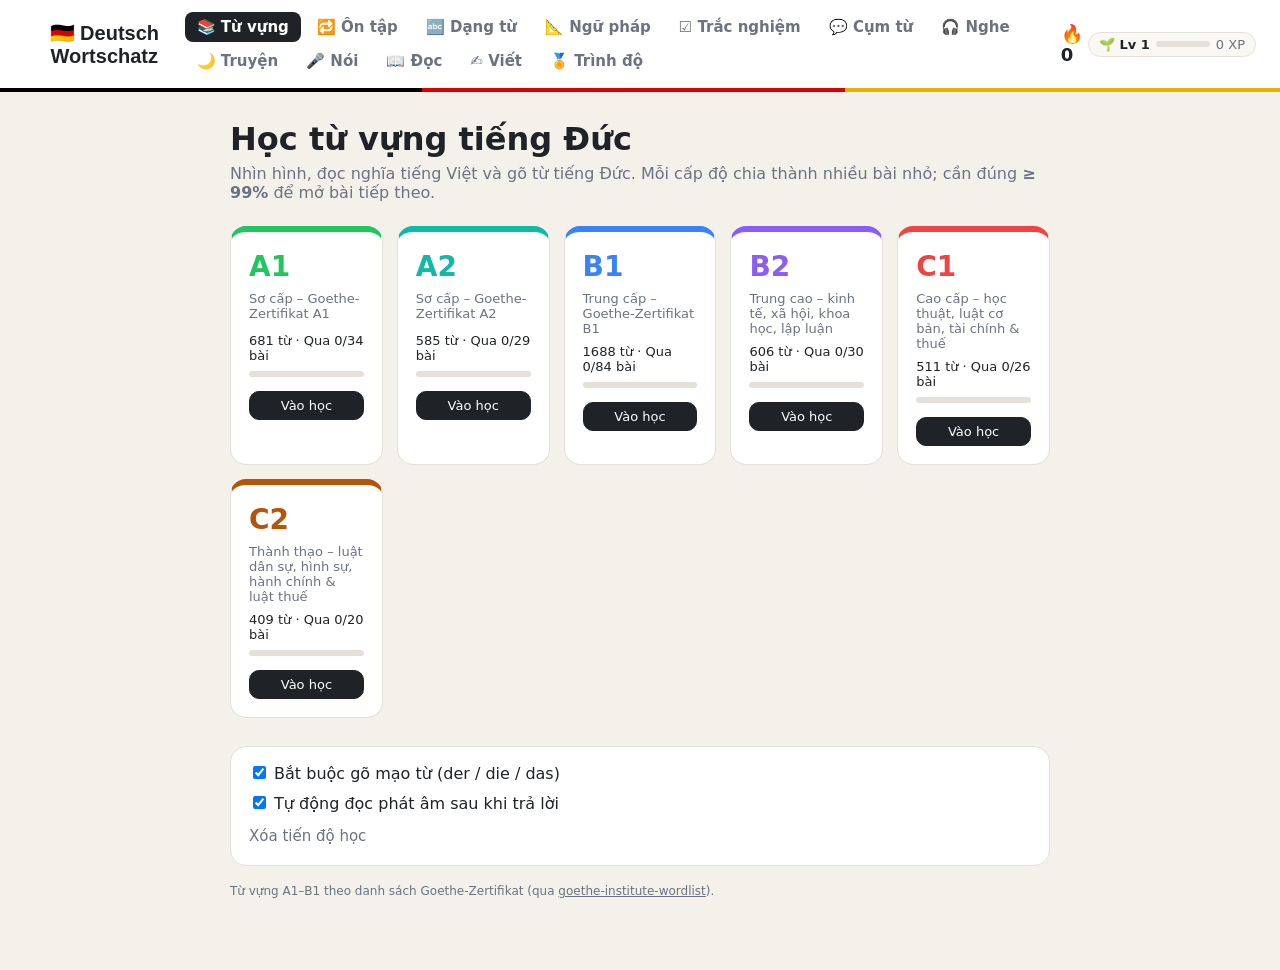
<file: index.html>
<!DOCTYPE html>
<html lang="vi">
<head>
  <link rel="manifest" href="manifest.webmanifest" />
  <meta name="theme-color" content="#1f2328" />
  <link rel="icon" href="icon.svg" />
  <meta charset="UTF-8" />
  <meta name="viewport" content="width=device-width, initial-scale=1.0" />
  <title>Deutsch Wortschatz – Học từ vựng tiếng Đức</title>
  <link rel="stylesheet" href="style.css" />
</head>
<body>
  <header class="topbar">
    <button class="brand" id="homeBtn">🇩🇪 Deutsch Wortschatz</button>
    <nav class="nav"></nav>
    <div class="streak" id="streak" title="Chuỗi trả lời đúng liên tiếp">🔥 0</div>
  </header>

  <!-- Chọn cấp độ -->
  <main id="homeScreen" class="screen">
    <h1>Học từ vựng tiếng Đức</h1>
    <p class="sub">Nhìn hình, đọc nghĩa tiếng Việt và gõ từ tiếng Đức. Mỗi cấp độ chia thành nhiều bài nhỏ; cần đúng <b>≥ 99%</b> để mở bài tiếp theo.</p>
    <div class="levels" id="levels"></div>

    <section class="settings">
      <label><input type="checkbox" id="optArticle" checked /> Bắt buộc gõ mạo từ (der / die / das)</label>
      <label><input type="checkbox" id="optSpeak" checked /> Tự động đọc phát âm sau khi trả lời</label>
      <button class="link danger" id="resetBtn">Xóa tiến độ học</button>
    </section>
    <p class="credit">Từ vựng A1–B1 theo danh sách Goethe-Zertifikat (qua <a href="https://github.com/ilkermeliksitki/goethe-institute-wordlist" target="_blank" rel="noopener">goethe-institute-wordlist</a>).</p>
  </main>

  <!-- Danh sách bài của một cấp độ -->
  <main id="levelScreen" class="screen hidden">
    <div class="practice-head">
      <button class="link" id="levelBackBtn">← Cấp độ</button>
      <span class="badge" id="levelTitle">A1</span>
      <span class="count" id="levelSummary"></span>
    </div>
    <div class="lessons" id="lessons"></div>
  </main>

  <!-- Luyện tập -->
  <main id="practiceScreen" class="screen hidden">
    <div class="practice-head">
      <button class="link" id="backBtn">← Danh sách bài</button>
      <span class="badge" id="lessonBadge">A1 · Bài 1</span>
      <div class="bar"><div class="bar-fill" id="sessionBar"></div></div>
      <span class="count" id="sessionCount">0/0</span>
      <span class="acc" id="sessionAcc" title="Tỉ lệ đúng ngay lần đầu">100%</span>
    </div>

    <div class="card" id="card">
      <div class="picture" id="picture">🍎</div>
      <div class="meaning" id="meaning">quả táo</div>
      <div class="pattern" id="pattern"></div>

      <form id="answerForm" autocomplete="off">
        <input id="answer" type="text" spellcheck="false" autocapitalize="off" placeholder="Gõ từ tiếng Đức…" />
      </form>

      <div class="umlauts">
        <button type="button" data-ch="ä">ä</button>
        <button type="button" data-ch="ö">ö</button>
        <button type="button" data-ch="ü">ü</button>
        <button type="button" data-ch="ß">ß</button>
        <button type="button" data-ch="Ä">Ä</button>
        <button type="button" data-ch="Ö">Ö</button>
        <button type="button" data-ch="Ü">Ü</button>
      </div>

      <div class="feedback" id="feedback"></div>

      <div class="actions">
        <button type="button" class="btn ghost" id="hintBtn">💡 Gợi ý</button>
        <button type="button" class="btn ghost" id="speakBtn">🔊 Nghe</button>
        <button type="button" class="btn ghost" id="skipBtn">⏭ Bỏ qua</button>
        <button type="button" class="btn primary" id="checkBtn">Kiểm tra ↵</button>
      </div>
    </div>
    <p class="tip">Enter để kiểm tra / sang từ tiếp. Gõ ae, oe, ue, ss thay cho ä, ö, ü, ß cũng được. Dùng gợi ý hoặc bỏ qua sẽ tính là sai.</p>
  </main>

  <!-- Kết quả bài -->
  <main id="doneScreen" class="screen hidden">
    <div class="card center">
      <div class="picture" id="doneIcon">🎉</div>
      <h2 id="doneTitle">Hoàn thành!</h2>
      <div class="score" id="doneScore">100%</div>
      <p id="doneText"></p>
      <div id="mistakes" class="mistakes"></div>
      <div class="actions">
        <button class="btn ghost" id="doneListBtn">← Danh sách bài</button>
        <button class="btn ghost" id="againBtn">Làm lại bài này</button>
        <button class="btn primary" id="nextLessonBtn">Bài tiếp theo →</button>
      </div>
    </div>
  </main>

  <!-- Xem từ của một bài -->
  <main id="listScreen" class="screen hidden">
    <div class="practice-head">
      <button class="link" id="listBackBtn">← Danh sách bài</button>
      <span class="badge" id="listBadge">A1 · Bài 1</span>
      <button class="btn primary small" id="listPracticeBtn">Luyện bài này</button>
    </div>
    <div class="word-grid" id="wordGrid"></div>
  </main>

  <script src="common.js"></script>
  <script src="data.js"></script>
  <script src="app.js"></script>
</body>
</html>
</file>
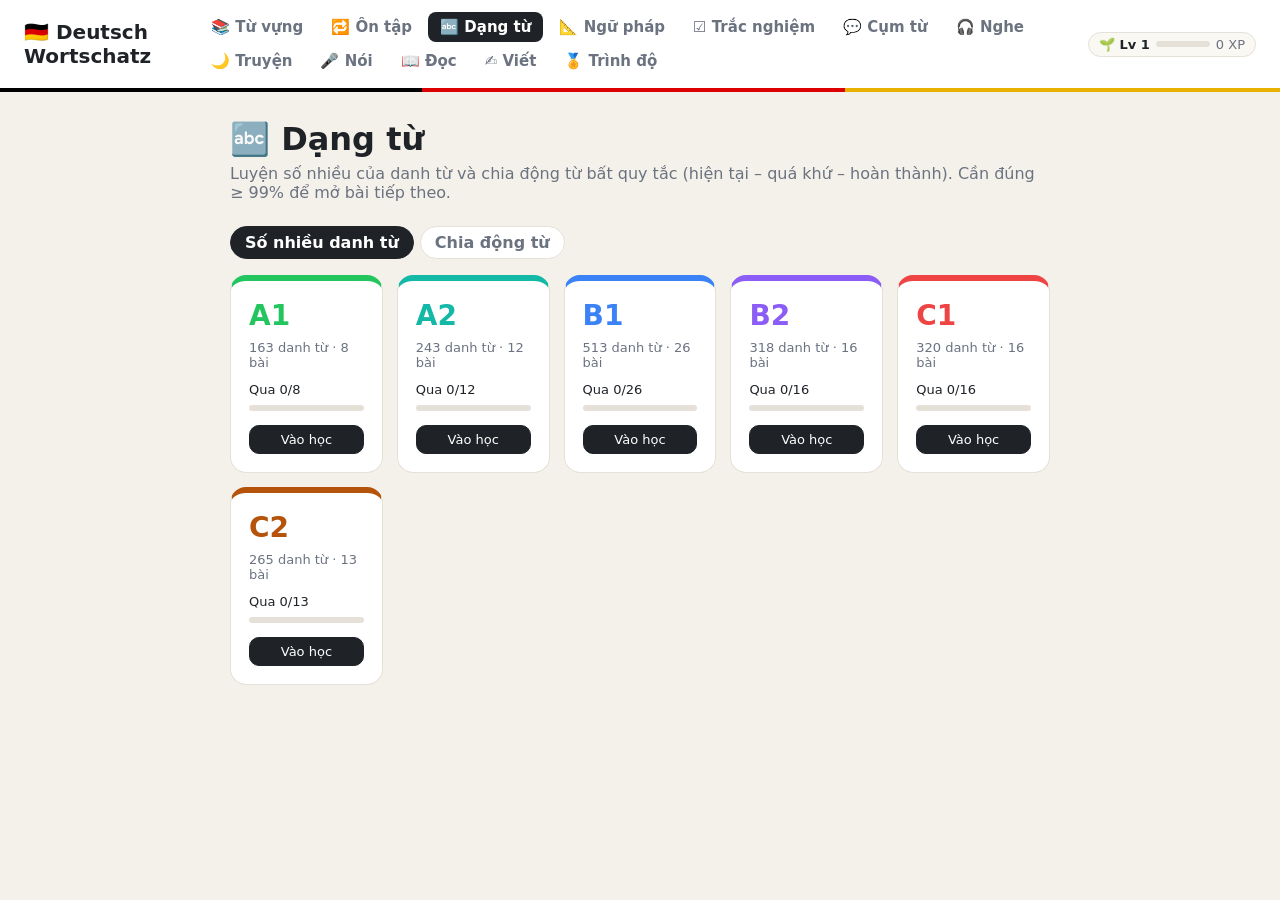
<file: forms.html>
<!DOCTYPE html>
<html lang="vi">
<head>
  <link rel="manifest" href="manifest.webmanifest" />
  <meta name="theme-color" content="#1f2328" />
  <link rel="icon" href="icon.svg" />
  <meta charset="UTF-8" />
  <meta name="viewport" content="width=device-width, initial-scale=1.0" />
  <title>Dạng từ – Học tiếng Đức</title>
  <link rel="stylesheet" href="style.css" />
</head>
<body>
  <header class="topbar">
    <a class="brand" href="index.html">🇩🇪 Deutsch Wortschatz</a>
    <nav class="nav"></nav>
  </header>

  <main id="homeScreen" class="screen">
    <h1>🔤 Dạng từ</h1>
    <p class="sub">Luyện số nhiều của danh từ và chia động từ bất quy tắc (hiện tại – quá khứ – hoàn thành). Cần đúng ≥ 99% để mở bài tiếp theo.</p>
    <div class="tabs">
      <button class="tab active" data-kind="plural">Số nhiều danh từ</button>
      <button class="tab" data-kind="verb">Chia động từ</button>
    </div>
    <div class="levels" id="levels"></div>
  </main>

  <main id="levelScreen" class="screen hidden">
    <div class="practice-head">
      <button class="link" id="levelBackBtn">← Cấp độ</button>
      <span class="badge" id="levelTitle">A1</span>
      <span class="count" id="levelSummary"></span>
    </div>
    <div class="lessons" id="lessons"></div>
  </main>

  <main id="practiceScreen" class="screen hidden">
    <div class="practice-head">
      <button class="link" id="backBtn">← Danh sách bài</button>
      <span class="badge" id="lessonBadge">A1</span>
      <div class="bar"><div class="bar-fill" id="sessionBar"></div></div>
      <span class="count" id="sessionCount">0/0</span>
      <span class="acc" id="sessionAcc">100%</span>
    </div>
    <div class="card" id="card">
      <div class="picture" id="picture"></div>
      <div class="gap-sentence" id="prompt"></div>
      <div class="meaning" id="meaning"></div>
      <div class="pattern" id="subline"></div>
      <form id="answerForm" autocomplete="off">
        <div id="fields"></div>
        <button type="submit" hidden></button>
      </form>
      <div class="umlauts">
        <button type="button" data-ch="ä">ä</button><button type="button" data-ch="ö">ö</button>
        <button type="button" data-ch="ü">ü</button><button type="button" data-ch="ß">ß</button>
        <button type="button" data-ch="Ä">Ä</button><button type="button" data-ch="Ö">Ö</button><button type="button" data-ch="Ü">Ü</button>
      </div>
      <div class="feedback" id="feedback"></div>
      <div class="actions">
        <button type="button" class="btn ghost" id="speakBtn">🔊 Nghe</button>
        <button type="button" class="btn ghost" id="skipBtn">⏭ Bỏ qua</button>
        <button type="button" class="btn primary" id="checkBtn">Kiểm tra ↵</button>
      </div>
    </div>
    <p class="tip">Enter để kiểm tra / sang câu tiếp. Gõ ae, oe, ue, ss thay cho ä, ö, ü, ß cũng được.</p>
  </main>

  <main id="doneScreen" class="screen hidden">
    <div class="card center">
      <div class="picture" id="doneIcon">🎉</div>
      <h2 id="doneTitle">Hoàn thành!</h2>
      <div class="score" id="doneScore">100%</div>
      <p id="doneText"></p>
      <div id="mistakes" class="mistakes"></div>
      <div class="actions">
        <button class="btn ghost" id="againBtn">Làm lại bài này</button>
        <button class="btn primary" id="nextLessonBtn">Bài tiếp theo →</button>
      </div>
    </div>
  </main>

  <script src="common.js"></script>
  <script src="data.js"></script>
  <script src="verbs-data.js"></script>
  <script src="quiz-units.js"></script>
  <script src="forms.js"></script>
</body>
</html>
</file>
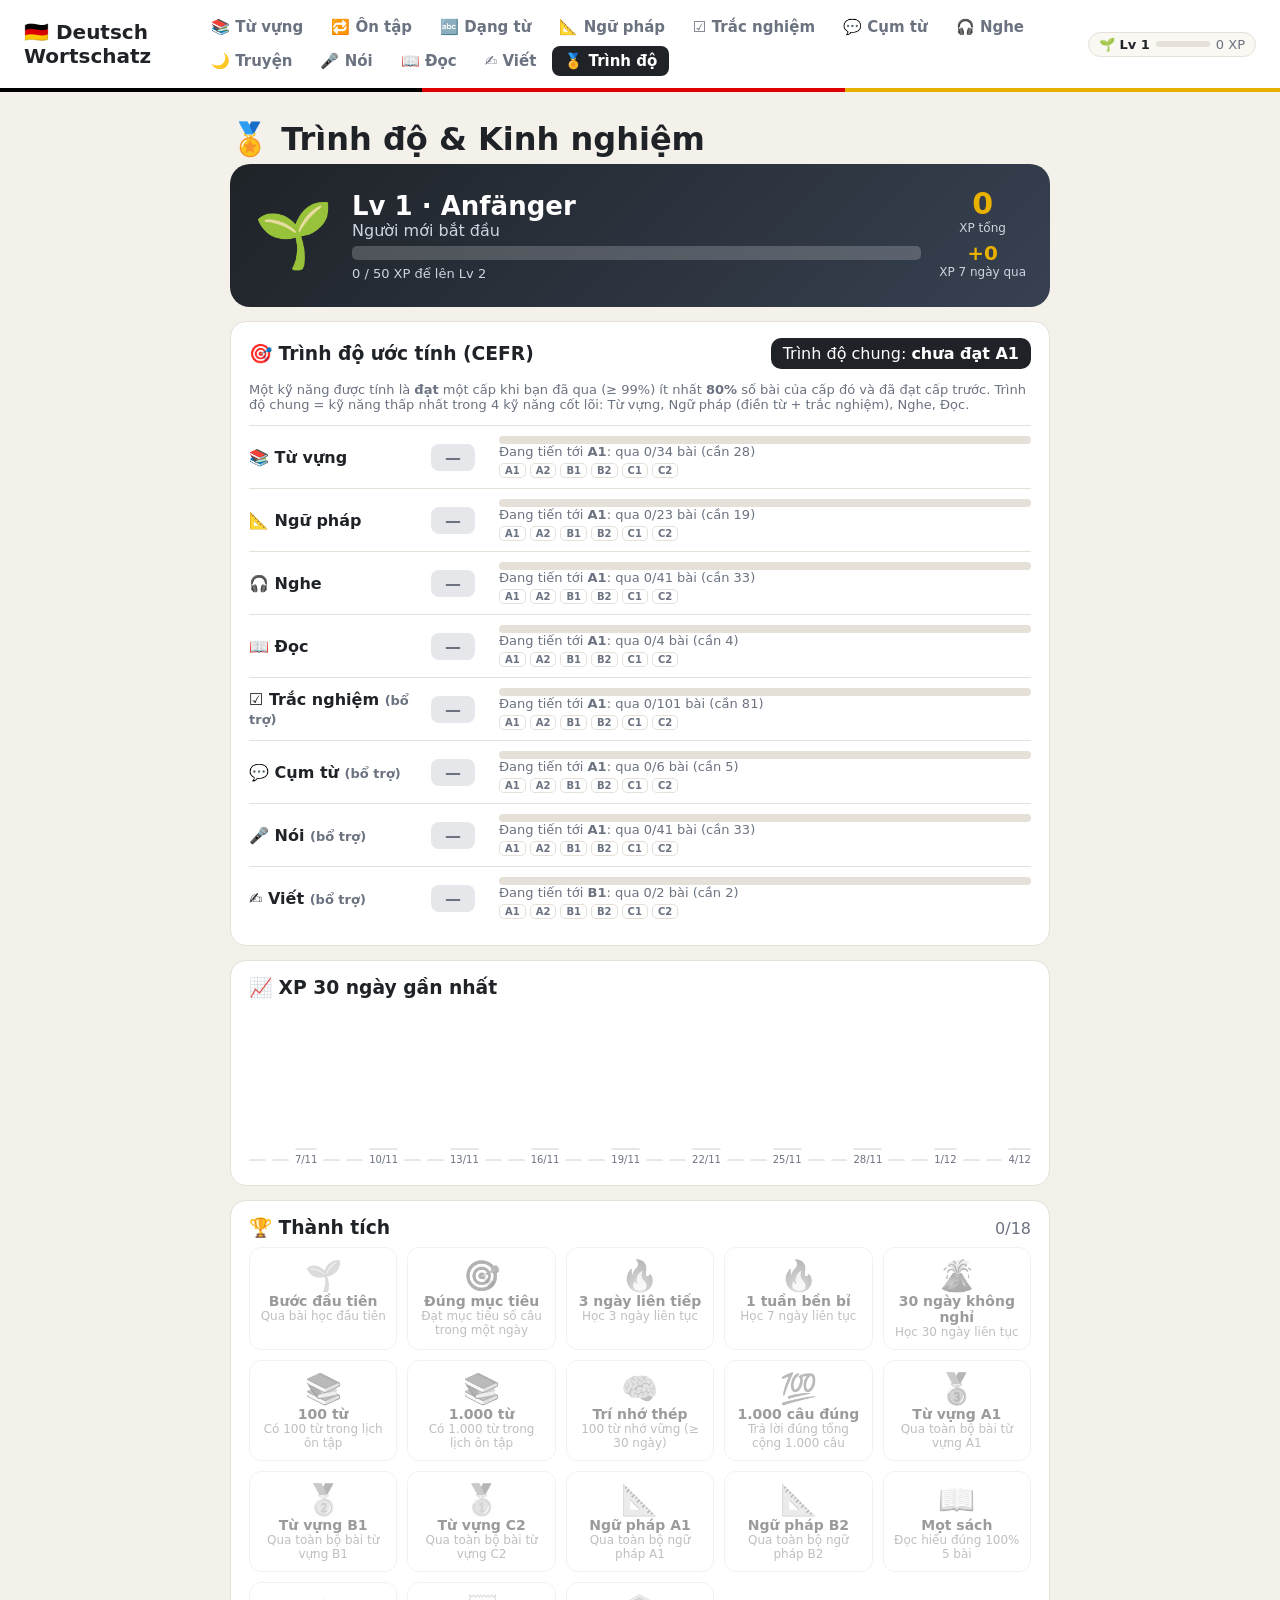
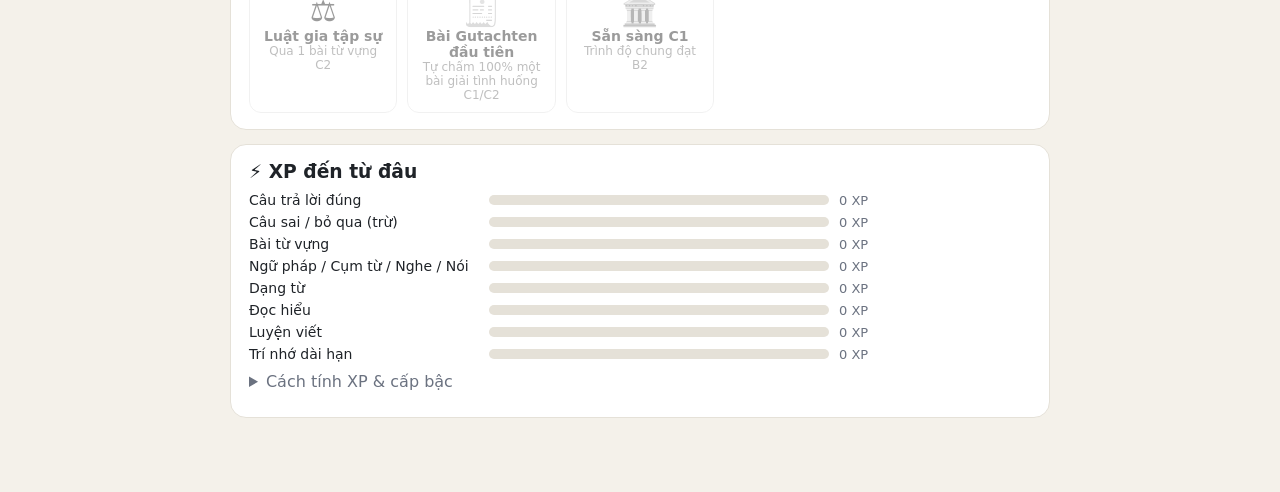
<file: profile.html>
<!DOCTYPE html>
<html lang="vi">
<head>
  <link rel="manifest" href="manifest.webmanifest" />
  <meta name="theme-color" content="#1f2328" />
  <link rel="icon" href="icon.svg" />
  <meta charset="UTF-8" />
  <meta name="viewport" content="width=device-width, initial-scale=1.0" />
  <title>Trình độ & Kinh nghiệm – Học tiếng Đức</title>
  <link rel="stylesheet" href="style.css" />
</head>
<body>
  <header class="topbar">
    <a class="brand" href="index.html">🇩🇪 Deutsch Wortschatz</a>
    <nav class="nav"></nav>
  </header>

  <main class="screen">
    <h1>🏅 Trình độ & Kinh nghiệm</h1>

    <section class="hero-card">
      <div class="hero-icon" id="heroIcon">🌱</div>
      <div class="hero-main">
        <div class="hero-lv"><span id="heroLv">Lv 1</span> · <span id="heroTitle">Anfänger</span></div>
        <div class="muted" id="heroTitleVi"></div>
        <div class="bar big xp"><div class="bar-fill" id="heroBar"></div></div>
        <div class="muted small" id="heroNext"></div>
      </div>
      <div class="hero-side">
        <div class="num" id="heroXP">0</div><div class="lbl">XP tổng</div>
        <div class="num small-num" id="heroWeek">+0</div><div class="lbl">XP 7 ngày qua</div>
      </div>
    </section>

    <section class="panel">
      <div class="panel-head">
        <h3>🎯 Trình độ ước tính (CEFR)</h3>
        <div class="cefr-badge" id="overall">—</div>
      </div>
      <p class="muted small">Một kỹ năng được tính là <b>đạt</b> một cấp khi bạn đã qua (≥ 99%) ít nhất <b>80%</b> số bài của cấp đó và đã đạt cấp trước. Trình độ chung = kỹ năng thấp nhất trong 4 kỹ năng cốt lõi: Từ vựng, Ngữ pháp (điền từ + trắc nghiệm), Nghe, Đọc.</p>
      <div id="skills"></div>
    </section>

    <section class="panel">
      <h3>📈 XP 30 ngày gần nhất</h3>
      <div class="chart xp-chart" id="xpChart"></div>
    </section>

    <section class="panel">
      <div class="panel-head"><h3>🏆 Thành tích</h3><span class="muted" id="badgeCount"></span></div>
      <div class="badges" id="badges"></div>
    </section>

    <section class="panel">
      <h3>⚡ XP đến từ đâu</h3>
      <div id="breakdown"></div>
      <details>
        <summary>Cách tính XP & cấp bậc</summary>
        <ul class="small">
          <li>Mỗi câu trả lời đúng (mọi phần): <b>+2 XP</b>. Mỗi câu sai hoặc bấm “Bỏ qua”: <b>−2 XP</b> (có thể tụt Lv; XP không xuống dưới 0).</li>
          <li>Từ vựng bị quên nhiều lần bị phạt nặng dần: lần quên thứ 1 <b>−2</b>, thứ 2 <b>−4</b>, thứ 3 <b>−6</b>, thứ 4 <b>−8</b>, từ lần 5 <b>−10 XP</b> (mỗi ngày tính tối đa 1 lần quên/từ). Từ hay quên được ôn dày hơn (khoảng cách ×0,8 / ×0,6 / ×0,4); cứ 3 ngày đúng liên tiếp thì “xóa” bớt 1 lần quên.</li>
          <li>Mỗi bài qua (≥ 99%) ở Từ vựng, Ngữ pháp, Trắc nghiệm, Cụm từ, Nghe, Nói, Dạng từ: <b>+50 XP × hệ số cấp</b> (A1 ×1 · A2 ×1,2 · B1 ×1,5 · B2 ×2 · C1 ×2,5 · C2 ×3).</li>
          <li>Bài đọc đúng 100%: <b>+80 XP × hệ số</b>. Bài viết tự chấm 100%: <b>+200 XP</b>.</li>
          <li>Từ nhớ lâu trong Ôn tập: hộp ≥ 3 <b>+5 XP</b>, hộp ≥ 5 thêm <b>+10 XP</b>.</li>
          <li>Cấp bậc: Lv 2 = 50 XP, Lv 5 = 800, Lv 10 = 4.050, Lv 20 = 18.050, Lv 30 = 42.050, Lv 40 = 76.050 XP.</li>
        </ul>
        <div class="title-list" id="titleList"></div>
      </details>
    </section>
  </main>

  <script src="common.js"></script>
  <script src="data.js"></script>
  <script src="grammar-data.js"></script>
  <script src="phrases-data.js"></script>
  <script src="mc-data.js"></script>
  <script src="verbs-data.js"></script>
  <script src="quiz-units.js"></script>
  <script src="reading-data.js"></script>
  <script src="writing-data.js"></script>
  <script src="profile.js"></script>
</body>
</html>
</file>
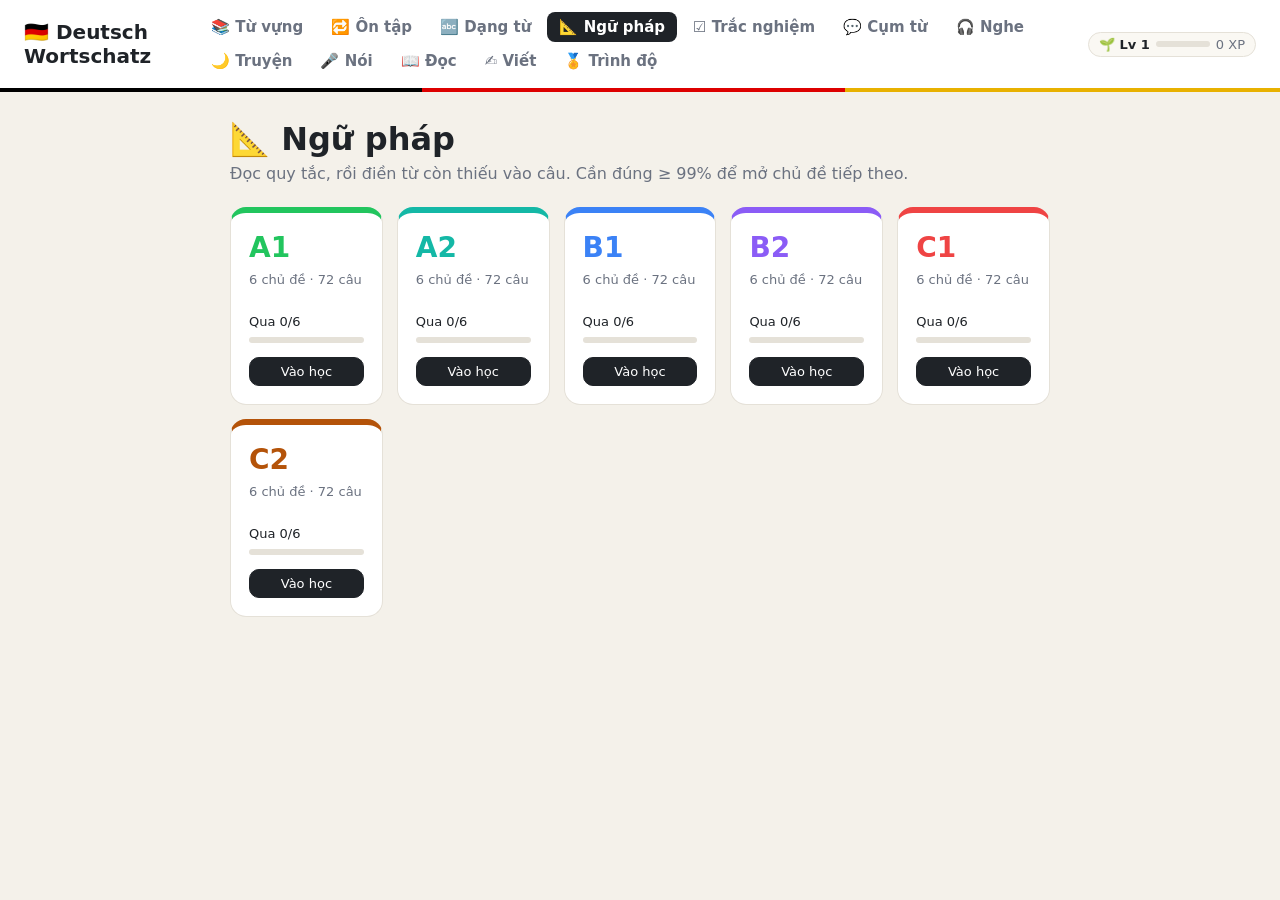
<file: quiz.html>
<!DOCTYPE html>
<html lang="vi">
<head>
  <link rel="manifest" href="manifest.webmanifest" />
  <meta name="theme-color" content="#1f2328" />
  <link rel="icon" href="icon.svg" />
  <meta charset="UTF-8" />
  <meta name="viewport" content="width=device-width, initial-scale=1.0" />
  <title>Luyện tập tiếng Đức</title>
  <link rel="stylesheet" href="style.css" />
</head>
<body>
  <header class="topbar">
    <a class="brand" href="index.html">🇩🇪 Deutsch Wortschatz</a>
    <nav class="nav"></nav>
  </header>

  <!-- Chọn cấp độ -->
  <main id="homeScreen" class="screen">
    <h1 id="modeTitle">Ngữ pháp</h1>
    <p class="sub" id="modeSub"></p>
    <div class="tabs mc-tabs hidden" id="mcTabs"></div>
    <div class="levels" id="levels"></div>
    <section class="settings hidden" id="dirOpts">
      <label>Chiều hỏi:
        <select id="optDir">
          <option value="mix">Trộn cả 2 chiều</option>
          <option value="vi2de">🇻🇳 Tiếng Việt → chọn tiếng Đức</option>
          <option value="de2vi">🇩🇪 Tiếng Đức → chọn nghĩa tiếng Việt</option>
        </select>
      </label>
    </section>
    <section class="settings hidden" id="speakOpts">
      <label><input type="checkbox" id="optHard" /> Chế độ khó: chỉ hiện nghĩa tiếng Việt, tự nói câu tiếng Đức</label>
    </section>
  </main>

  <!-- Danh sách bài -->
  <main id="levelScreen" class="screen hidden">
    <div class="practice-head">
      <button class="link" id="levelBackBtn">← Cấp độ</button>
      <span class="badge" id="levelTitle">A1</span>
      <span class="count" id="levelSummary"></span>
    </div>
    <div class="lessons" id="lessons"></div>
  </main>

  <!-- Lý thuyết ngữ pháp -->
  <main id="introScreen" class="screen hidden">
    <div class="practice-head">
      <button class="link" id="introBackBtn">← Danh sách bài</button>
      <span class="badge" id="introBadge">A1</span>
    </div>
    <div class="card">
      <h2 id="introTitle"></h2>
      <div class="rule" id="introText"></div>
      <div class="actions">
        <button class="btn primary" id="introStartBtn">Bắt đầu làm bài →</button>
      </div>
    </div>
  </main>

  <!-- Luyện tập -->
  <main id="practiceScreen" class="screen hidden">
    <div class="practice-head">
      <button class="link" id="backBtn">← Danh sách bài</button>
      <span class="badge" id="lessonBadge">A1</span>
      <div class="bar"><div class="bar-fill" id="sessionBar"></div></div>
      <span class="count" id="sessionCount">0/0</span>
      <span class="acc" id="sessionAcc" title="Tỉ lệ đúng ngay lần đầu">100%</span>
    </div>

    <div class="card" id="card">
      <div class="picture" id="picture"></div>
      <div class="listen-btns hidden" id="listenBtns">
        <button type="button" class="btn big" id="playBtn">🔊 Nghe</button>
        <button type="button" class="btn ghost" id="slowBtn">🐢 Nghe chậm</button>
      </div>
      <div class="gap-sentence hidden" id="gapSentence"></div>
      <div class="meaning" id="meaning"></div>
      <div class="pattern" id="subline"></div>
      <div class="choices hidden" id="choices"></div>

      <div id="speakArea" class="hidden">
        <div class="say-text" id="sayText"></div>
        <div class="actions">
          <button type="button" class="btn ghost" id="modelBtn">🔊 Nghe mẫu</button>
          <button type="button" class="btn big mic" id="micBtn">🎤 Bấm để nói</button>
        </div>
        <div class="heard" id="heard"></div>
        <div class="tries" id="tries"></div>
      </div>

      <form id="answerForm" autocomplete="off">
        <input id="answer" type="text" spellcheck="false" autocapitalize="off" placeholder="Gõ câu trả lời…" />
      </form>

      <div class="umlauts" id="umlauts">
        <button type="button" data-ch="ä">ä</button>
        <button type="button" data-ch="ö">ö</button>
        <button type="button" data-ch="ü">ü</button>
        <button type="button" data-ch="ß">ß</button>
        <button type="button" data-ch="Ä">Ä</button>
        <button type="button" data-ch="Ö">Ö</button>
        <button type="button" data-ch="Ü">Ü</button>
      </div>

      <div class="feedback" id="feedback"></div>

      <div class="actions">
        <button type="button" class="btn ghost" id="speakBtn">🔊 Đọc đáp án</button>
        <button type="button" class="btn ghost" id="skipBtn">⏭ Bỏ qua</button>
        <button type="button" class="btn primary" id="checkBtn">Kiểm tra ↵</button>
      </div>
    </div>
    <p class="tip" id="tip">Enter để kiểm tra / sang câu tiếp. Gõ ae, oe, ue, ss thay cho ä, ö, ü, ß cũng được. Dấu câu không bắt buộc.</p>
  </main>

  <!-- Kết quả -->
  <main id="doneScreen" class="screen hidden">
    <div class="card center">
      <div class="picture" id="doneIcon">🎉</div>
      <h2 id="doneTitle">Hoàn thành!</h2>
      <div class="score" id="doneScore">100%</div>
      <p id="doneText"></p>
      <div id="mistakes" class="mistakes"></div>
      <div class="actions">
        <button class="btn ghost" id="againBtn">Làm lại bài này</button>
        <button class="btn primary" id="nextLessonBtn">Bài tiếp theo →</button>
      </div>
    </div>
  </main>

  <script src="common.js"></script>
  <script src="data.js"></script>
  <script src="grammar-data.js"></script>
  <script src="phrases-data.js"></script>
  <script src="mc-data.js"></script>
  <script src="verbs-data.js"></script>
  <script src="quiz-units.js"></script>
  <script src="quiz.js"></script>
</body>
</html>
</file>
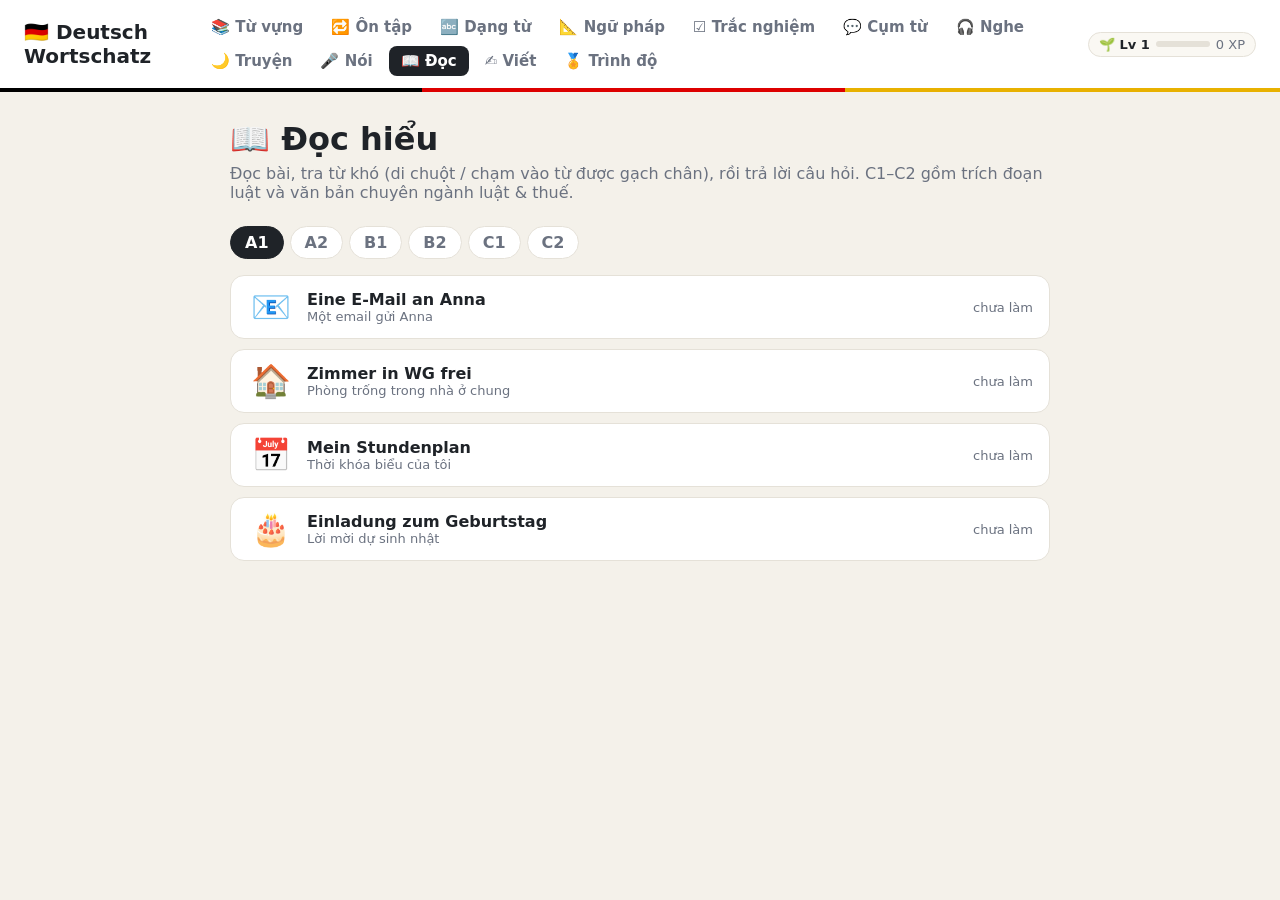
<file: reading.html>
<!DOCTYPE html>
<html lang="vi">
<head>
  <link rel="manifest" href="manifest.webmanifest" />
  <meta name="theme-color" content="#1f2328" />
  <link rel="icon" href="icon.svg" />
  <meta charset="UTF-8" />
  <meta name="viewport" content="width=device-width, initial-scale=1.0" />
  <title>Đọc hiểu – Học tiếng Đức</title>
  <link rel="stylesheet" href="style.css" />
</head>
<body>
  <header class="topbar">
    <a class="brand" href="index.html">🇩🇪 Deutsch Wortschatz</a>
    <nav class="nav"></nav>
  </header>

  <main id="homeScreen" class="screen">
    <h1>📖 Đọc hiểu</h1>
    <p class="sub">Đọc bài, tra từ khó (di chuột / chạm vào từ được gạch chân), rồi trả lời câu hỏi. C1–C2 gồm trích đoạn luật và văn bản chuyên ngành luật & thuế.</p>
    <div class="tabs" id="levelTabs"></div>
    <div class="text-list" id="textList"></div>
  </main>

  <main id="readScreen" class="screen hidden">
    <div class="practice-head">
      <button class="link" id="backBtn">← Danh sách bài đọc</button>
      <span class="badge" id="readBadge">A1</span>
    </div>
    <article class="card reading">
      <h2 id="rTitle"></h2>
      <div class="muted small" id="rSub"></div>
      <div class="actions left">
        <button class="btn ghost small" id="speakBtn">🔊 Đọc to</button>
        <button class="btn ghost small" id="stopBtn">⏹ Dừng</button>
        <button class="btn ghost small" id="transBtn">🇻🇳 Hiện bản dịch</button>
      </div>
      <div class="rtext" id="rText"></div>
      <div class="rtrans hidden" id="rTrans"></div>
      <h3>Từ khó</h3>
      <div class="glossary" id="rGloss"></div>
      <h3>Câu hỏi</h3>
      <div id="rQuestions"></div>
      <div class="actions">
        <button class="btn primary" id="submitBtn">Nộp bài</button>
      </div>
      <div class="feedback center-text" id="rResult"></div>
    </article>
  </main>

  <script src="common.js"></script>
  <script src="reading-data.js"></script>
  <script src="reading.js"></script>
</body>
</html>
</file>
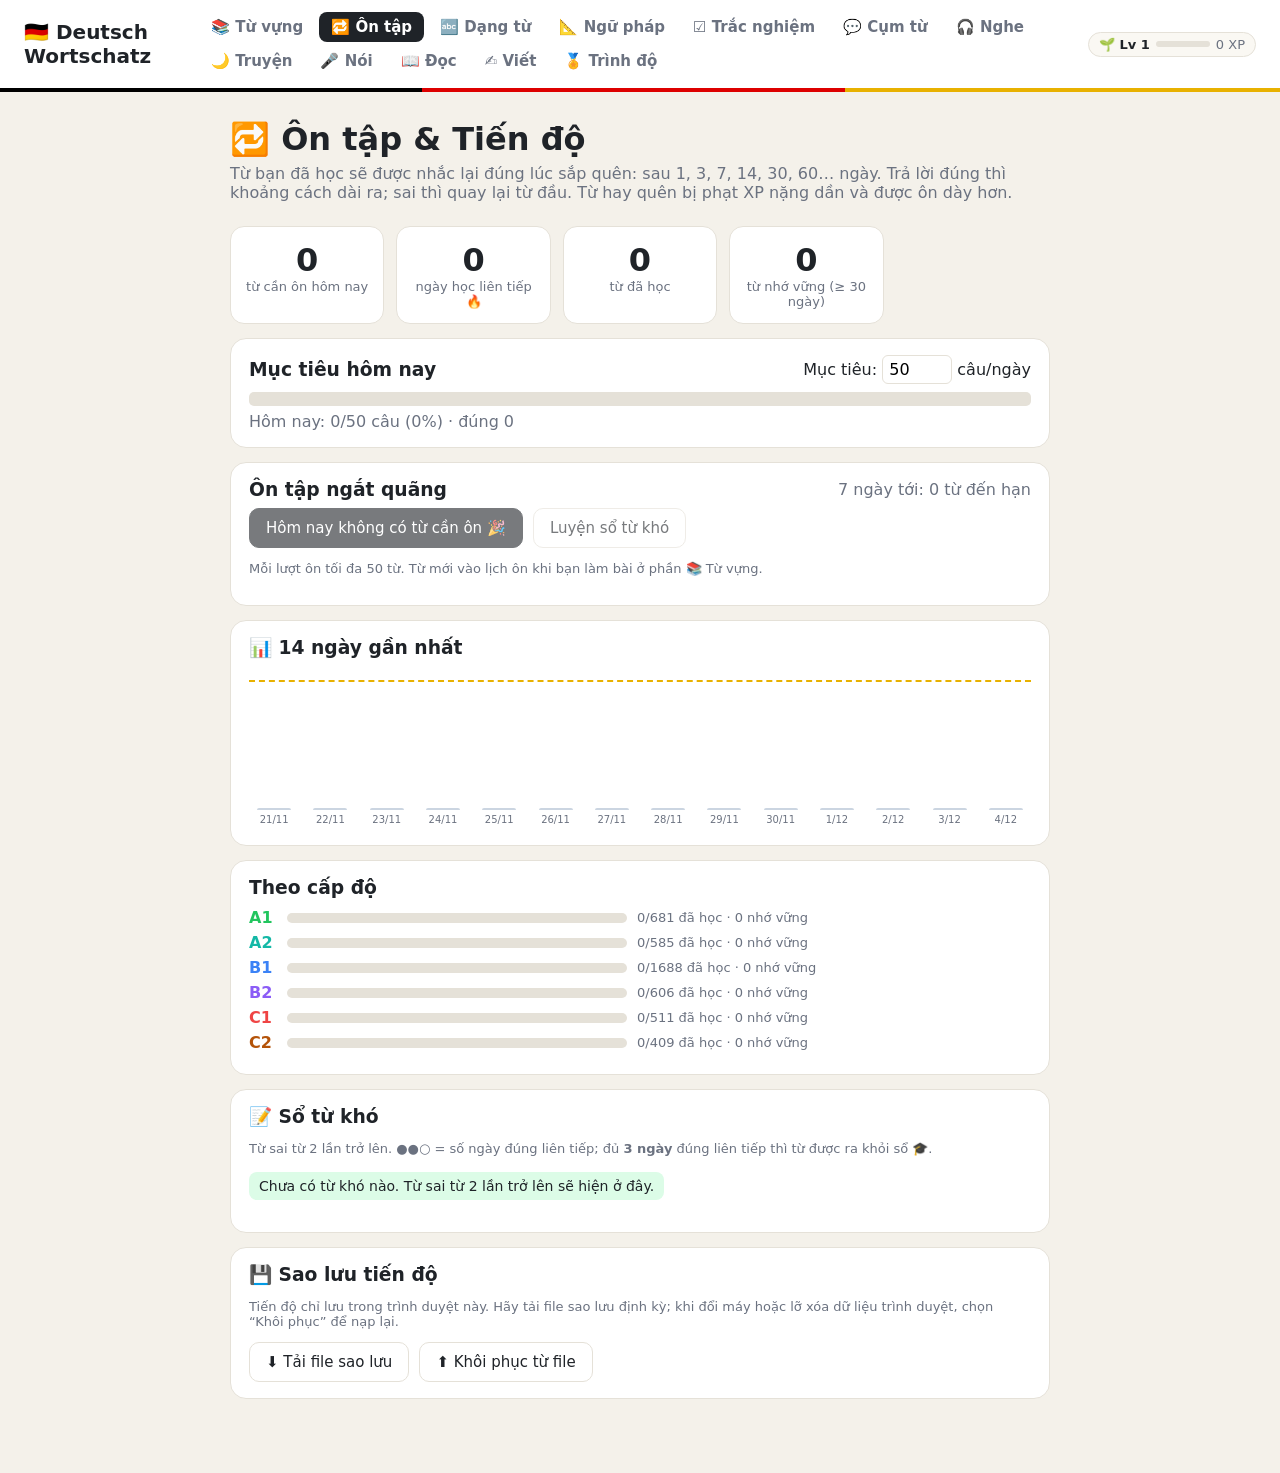
<file: review.html>
<!DOCTYPE html>
<html lang="vi">
<head>
  <link rel="manifest" href="manifest.webmanifest" />
  <meta name="theme-color" content="#1f2328" />
  <link rel="icon" href="icon.svg" />
  <meta charset="UTF-8" />
  <meta name="viewport" content="width=device-width, initial-scale=1.0" />
  <title>Ôn tập & Tiến độ – Học tiếng Đức</title>
  <link rel="stylesheet" href="style.css" />
</head>
<body>
  <header class="topbar">
    <a class="brand" href="index.html">🇩🇪 Deutsch Wortschatz</a>
    <nav class="nav"></nav>
  </header>

  <main id="homeScreen" class="screen">
    <h1>🔁 Ôn tập & Tiến độ</h1>
    <p class="sub">Từ bạn đã học sẽ được nhắc lại đúng lúc sắp quên: sau 1, 3, 7, 14, 30, 60… ngày. Trả lời đúng thì khoảng cách dài ra; sai thì quay lại từ đầu. Từ hay quên bị phạt XP nặng dần và được ôn dày hơn.</p>

    <div class="stat-grid">
      <div class="stat"><div class="num" id="stDue">0</div><div class="lbl">từ cần ôn hôm nay</div></div>
      <div class="stat"><div class="num" id="stStreak">0</div><div class="lbl">ngày học liên tiếp 🔥</div></div>
      <div class="stat"><div class="num" id="stLearned">0</div><div class="lbl">từ đã học</div></div>
      <div class="stat"><div class="num" id="stStrong">0</div><div class="lbl">từ nhớ vững (≥ 30 ngày)</div></div>
    </div>

    <section class="panel">
      <div class="panel-head">
        <h3>Mục tiêu hôm nay</h3>
        <label class="goal">Mục tiêu: <input type="number" id="goalInput" min="5" max="1000" step="5" /> câu/ngày</label>
      </div>
      <div class="bar big"><div class="bar-fill" id="goalBar"></div></div>
      <div class="muted" id="goalText"></div>
    </section>

    <section class="panel">
      <div class="panel-head">
        <h3>Ôn tập ngắt quãng</h3>
        <span class="muted" id="upcoming"></span>
      </div>
      <div class="actions left">
        <button class="btn primary" id="startDueBtn">Bắt đầu ôn</button>
        <button class="btn ghost" id="startHardBtn">Luyện sổ từ khó</button>
      </div>
      <p class="muted small">Mỗi lượt ôn tối đa 50 từ. Từ mới vào lịch ôn khi bạn làm bài ở phần 📚 Từ vựng.</p>
    </section>

    <section class="panel">
      <h3>📊 14 ngày gần nhất</h3>
      <div class="chart" id="chart"></div>
    </section>

    <section class="panel">
      <h3>Theo cấp độ</h3>
      <div id="levelTable"></div>
    </section>

    <section class="panel">
      <div class="panel-head"><h3>📝 Sổ từ khó</h3><span class="muted" id="hardCount"></span></div>
      <p class="muted small">Từ sai từ 2 lần trở lên. <b>●●○</b> = số ngày đúng liên tiếp; đủ <b>3 ngày</b> đúng liên tiếp thì từ được ra khỏi sổ 🎓.</p>
      <div class="mistakes left" id="hardList"></div>
    </section>

    <section class="panel">
      <h3>💾 Sao lưu tiến độ</h3>
      <p class="muted small">Tiến độ chỉ lưu trong trình duyệt này. Hãy tải file sao lưu định kỳ; khi đổi máy hoặc lỡ xóa dữ liệu trình duyệt, chọn “Khôi phục” để nạp lại.</p>
      <div class="actions left">
        <button class="btn ghost" id="exportBtn">⬇️ Tải file sao lưu</button>
        <label class="btn ghost file-btn">⬆️ Khôi phục từ file<input type="file" id="importInput" accept=".json,application/json" hidden /></label>
      </div>
      <div class="muted small" id="backupMsg"></div>
    </section>
  </main>

  <main id="practiceScreen" class="screen hidden">
    <div class="practice-head">
      <button class="link" id="backBtn">← Ôn tập</button>
      <span class="badge" id="sessionBadge">Ôn tập</span>
      <div class="bar"><div class="bar-fill" id="sessionBar"></div></div>
      <span class="count" id="sessionCount">0/0</span>
    </div>
    <div class="card" id="card">
      <div class="lvl-tag" id="lvlTag"></div>
      <div class="picture" id="picture"></div>
      <div class="meaning" id="meaning"></div>
      <div class="pattern" id="pattern"></div>
      <form id="answerForm" autocomplete="off">
        <input id="answer" type="text" spellcheck="false" autocapitalize="off" placeholder="Gõ từ tiếng Đức (kèm der/die/das)…" />
      </form>
      <div class="umlauts">
        <button type="button" data-ch="ä">ä</button><button type="button" data-ch="ö">ö</button>
        <button type="button" data-ch="ü">ü</button><button type="button" data-ch="ß">ß</button>
        <button type="button" data-ch="Ä">Ä</button><button type="button" data-ch="Ö">Ö</button><button type="button" data-ch="Ü">Ü</button>
      </div>
      <div class="feedback" id="feedback"></div>
      <div class="actions">
        <button type="button" class="btn ghost" id="speakBtn">🔊 Nghe</button>
        <button type="button" class="btn ghost" id="skipBtn">⏭ Không nhớ</button>
        <button type="button" class="btn primary" id="checkBtn">Kiểm tra ↵</button>
      </div>
    </div>
  </main>

  <main id="doneScreen" class="screen hidden">
    <div class="card center">
      <div class="picture">✅</div>
      <h2>Xong lượt ôn!</h2>
      <p id="doneText"></p>
      <div class="actions">
        <button class="btn primary" id="doneBtn">Về trang ôn tập</button>
      </div>
    </div>
  </main>

  <script src="common.js"></script>
  <script src="data.js"></script>
  <script src="review.js"></script>
</body>
</html>
</file>
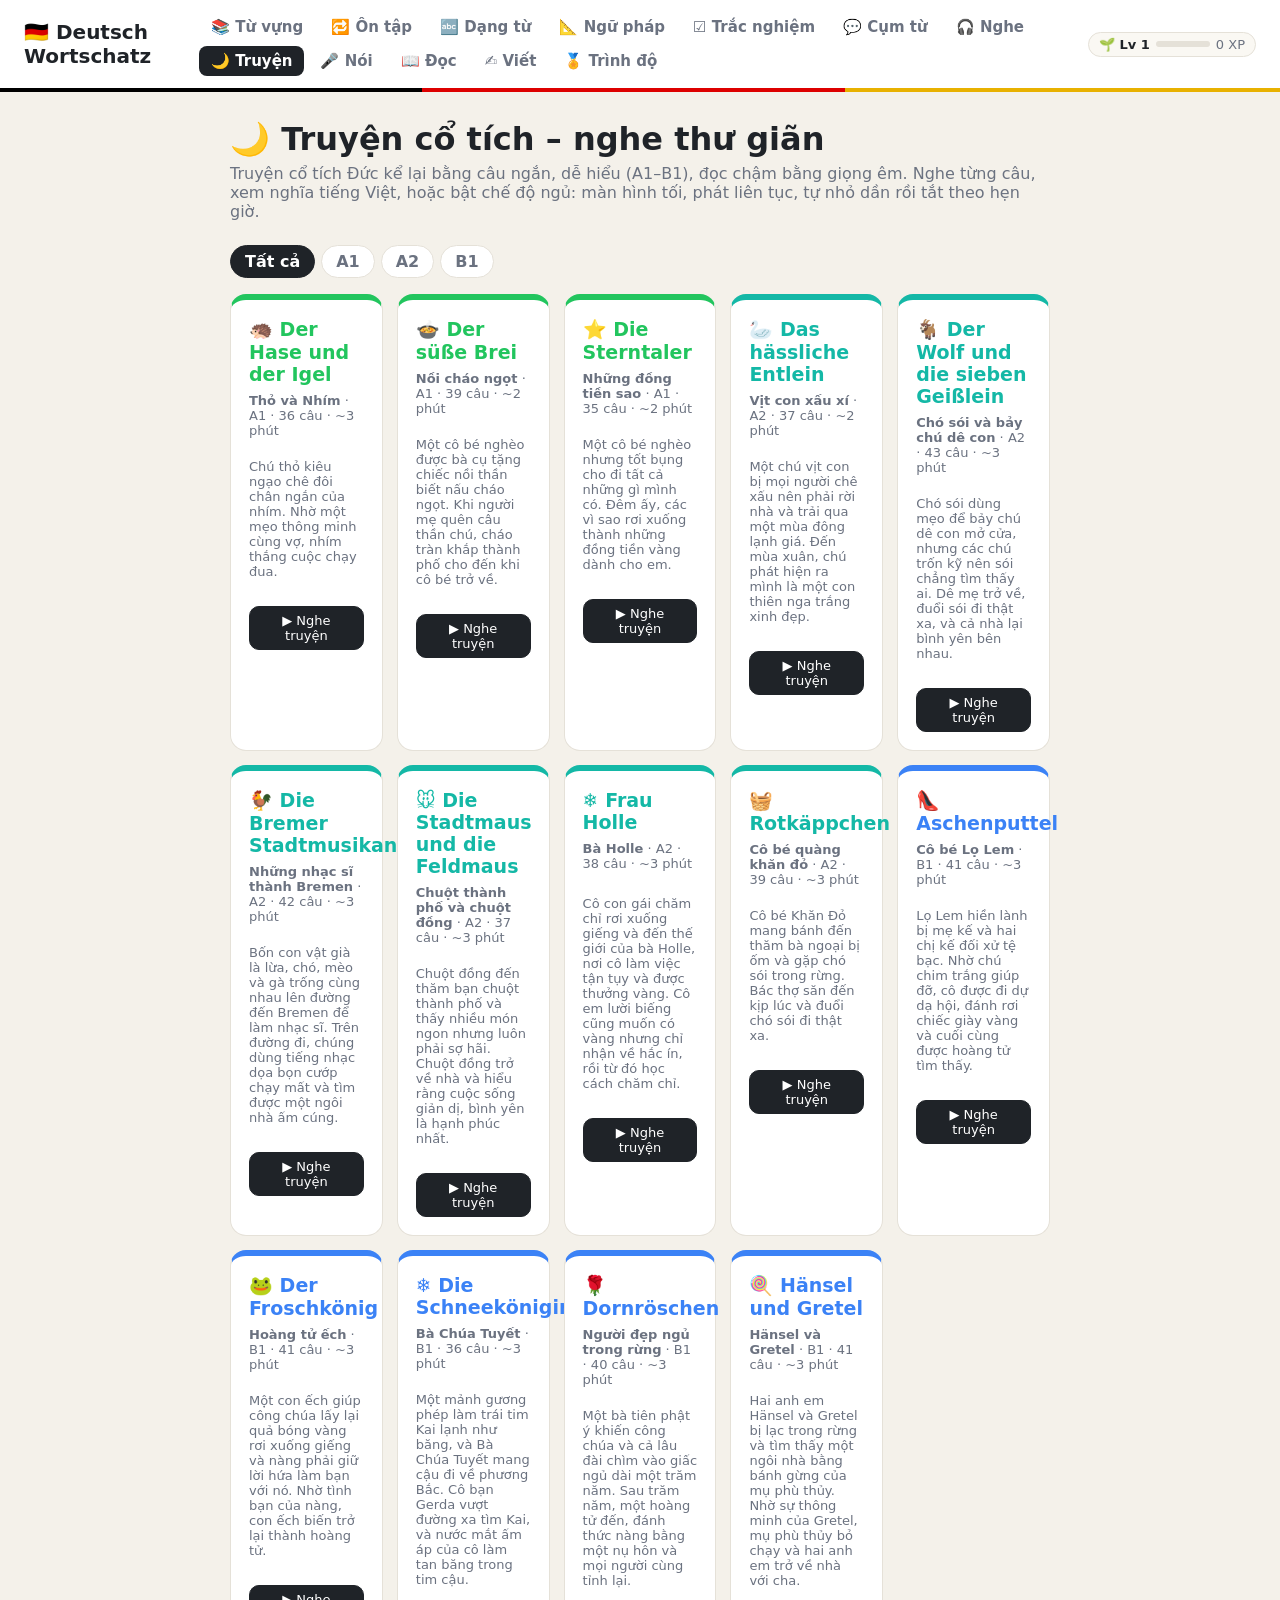
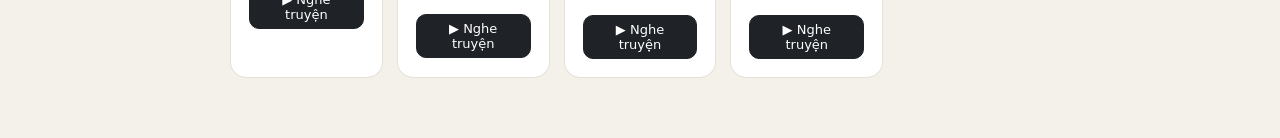
<file: stories.html>
<!DOCTYPE html>
<html lang="vi">
<head>
  <link rel="manifest" href="manifest.webmanifest" />
  <meta name="theme-color" content="#1f2328" />
  <link rel="icon" href="icon.svg" />
  <meta charset="UTF-8" />
  <meta name="viewport" content="width=device-width, initial-scale=1.0" />
  <title>Truyện cổ tích – Học tiếng Đức</title>
  <link rel="stylesheet" href="style.css" />
</head>
<body>
  <header class="topbar">
    <a class="brand" href="index.html">🇩🇪 Deutsch Wortschatz</a>
    <nav class="nav"></nav>
  </header>

  <!-- Danh sách truyện -->
  <main id="homeScreen" class="screen">
    <h1>🌙 Truyện cổ tích – nghe thư giãn</h1>
    <p class="sub">Truyện cổ tích Đức kể lại bằng câu ngắn, dễ hiểu (A1–B1), đọc chậm bằng giọng êm. Nghe từng câu, xem nghĩa tiếng Việt, hoặc bật chế độ ngủ: màn hình tối, phát liên tục, tự nhỏ dần rồi tắt theo hẹn giờ.</p>
    <div class="tabs" id="levelTabs"></div>
    <div class="levels" id="storyList"></div>
  </main>

  <!-- Trình phát -->
  <main id="playerScreen" class="screen hidden">
    <div class="practice-head">
      <button class="link" id="backBtn">← Danh sách truyện</button>
      <span class="badge" id="storyBadge">A1</span>
      <div class="bar"><div class="bar-fill" id="storyBar"></div></div>
      <span class="count" id="storyCount">0/0</span>
    </div>

    <div class="card story-card">
      <h2 id="storyTitle"></h2>
      <p class="muted" id="storySummary"></p>

      <div class="player-ctrl">
        <button class="btn ghost" id="prevBtn" title="Câu trước">⏮</button>
        <button class="btn primary big" id="playBtn">▶ Nghe</button>
        <button class="btn ghost" id="nextBtn" title="Câu sau">⏭</button>
        <button class="btn ghost" id="sleepBtn">🌙 Chế độ ngủ</button>
      </div>

      <div class="story-opts">
        <label>Giọng đọc <select id="voiceSel"></select> <button class="link" id="testVoice">thử</button></label>
        <label>Tốc độ <input type="range" id="rate" min="0.6" max="1.4" step="0.05" /> <span id="rateVal"></span></label>
        <label>Độ trầm <input type="range" id="pitch" min="0.6" max="1.2" step="0.05" /> <span id="pitchVal"></span></label>
        <label>Nghỉ giữa câu <input type="range" id="gap" min="0" max="3" step="0.1" /> <span id="gapVal"></span></label>
        <label><input type="checkbox" id="showVi" /> Hiện nghĩa tiếng Việt</label>
        <label><input type="checkbox" id="hideText" /> Ẩn chữ (chỉ nghe)</label>
        <label><input type="checkbox" id="repeatVi" /> Đọc 2 lần mỗi câu</label>
        <label><input type="checkbox" id="autoNext" /> Hết truyện thì phát truyện tiếp</label>
        <label>Hẹn giờ tắt
          <select id="sleepTimer">
            <option value="0">Không</option><option value="10">10 phút</option><option value="20">20 phút</option>
            <option value="30">30 phút</option><option value="45">45 phút</option><option value="60">60 phút</option>
          </select> <span class="muted" id="timerLeft"></span>
        </label>
        <label>🌧 Tiếng mưa nhẹ <input type="range" id="noise" min="0" max="0.5" step="0.02" /></label>
      </div>
      <p class="muted small" id="voiceTip"></p>

      <div class="story-text" id="storyText"></div>

      <details class="glossary-box">
        <summary>📒 Từ khóa của truyện</summary>
        <div id="glossary"></div>
      </details>
    </div>
  </main>

  <!-- Chế độ ngủ: màn hình tối -->
  <div class="sleep-overlay hidden" id="sleepOverlay">
    <div class="sleep-moon">🌙</div>
    <div class="sleep-line" id="sleepLine"></div>
    <div class="sleep-vi" id="sleepVi"></div>
    <div class="sleep-info" id="sleepInfo"></div>
    <div class="sleep-hint">Chạm để thoát · Space để tạm dừng</div>
  </div>

  <script src="common.js"></script>
  <script src="stories-data.js"></script>
  <script src="stories.js"></script>
</body>
</html>
</file>
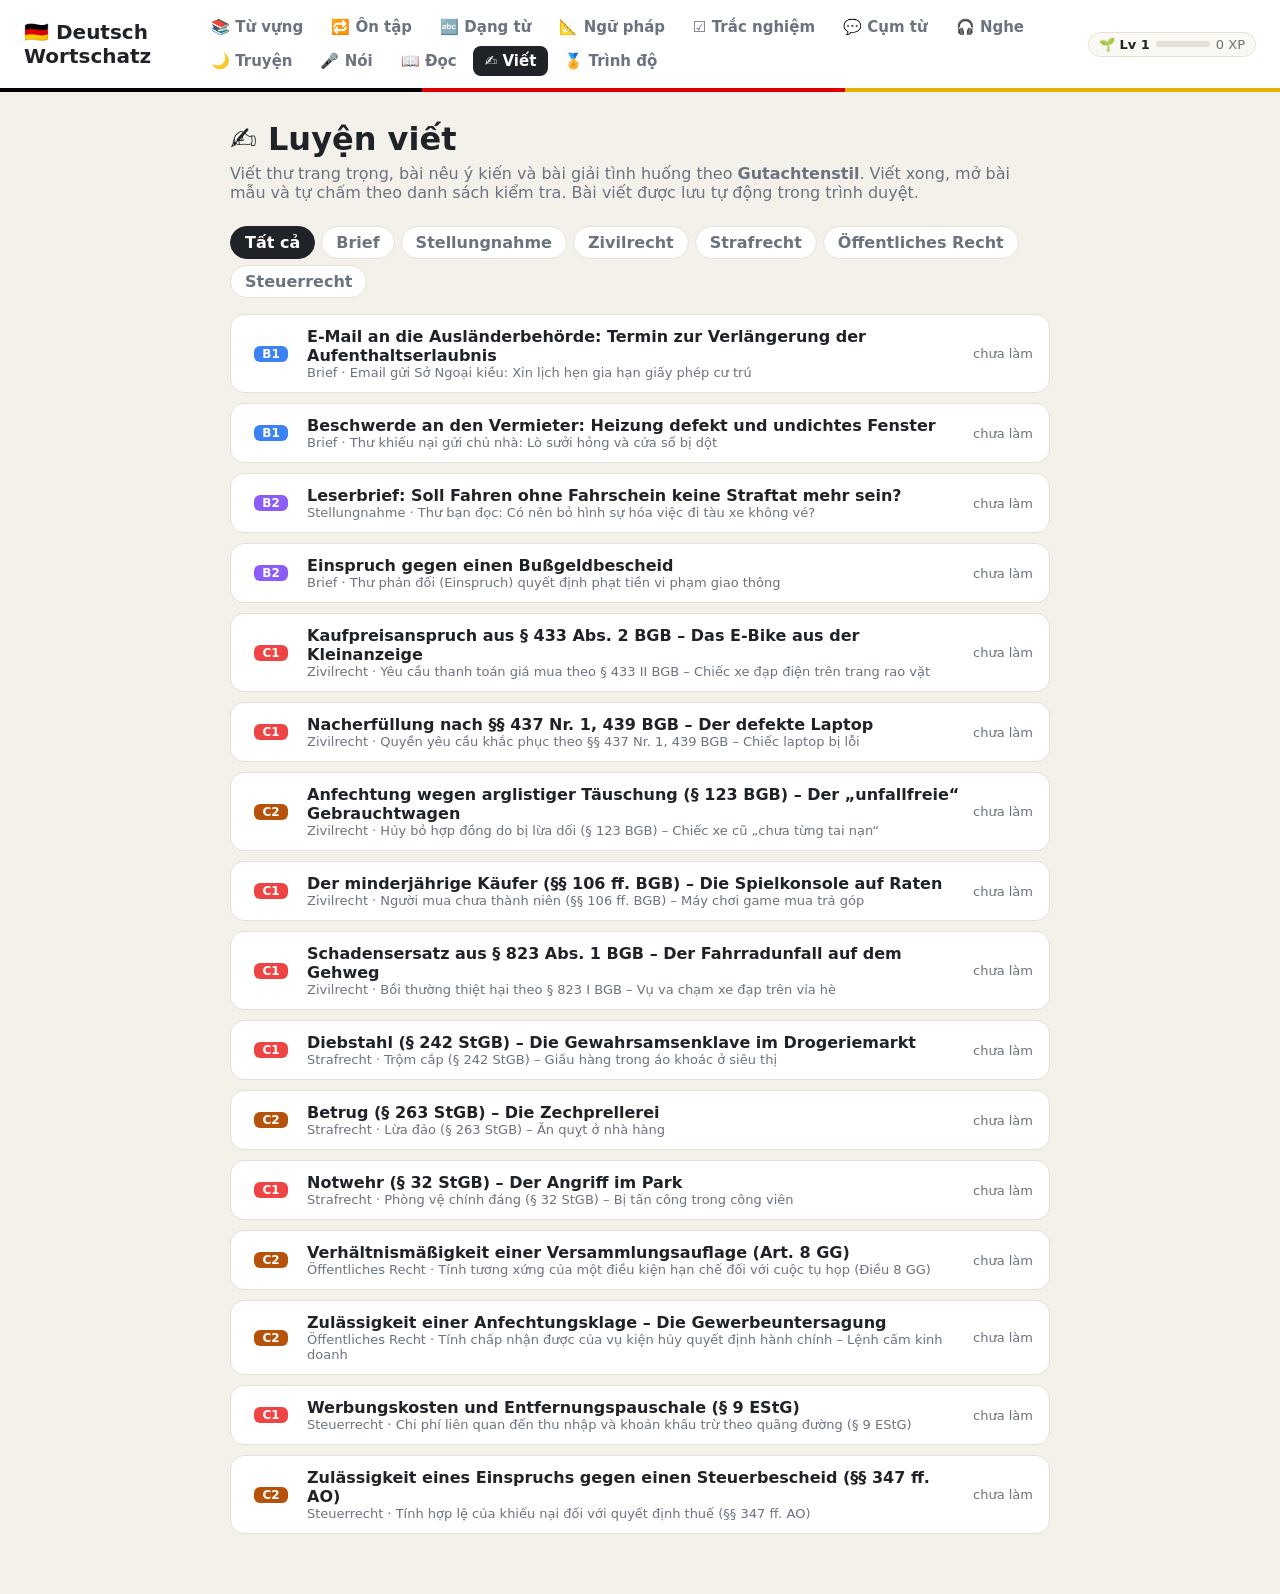
<file: writing.html>
<!DOCTYPE html>
<html lang="vi">
<head>
  <link rel="manifest" href="manifest.webmanifest" />
  <meta name="theme-color" content="#1f2328" />
  <link rel="icon" href="icon.svg" />
  <meta charset="UTF-8" />
  <meta name="viewport" content="width=device-width, initial-scale=1.0" />
  <title>Luyện viết – Học tiếng Đức</title>
  <link rel="stylesheet" href="style.css" />
</head>
<body>
  <header class="topbar">
    <a class="brand" href="index.html">🇩🇪 Deutsch Wortschatz</a>
    <nav class="nav"></nav>
  </header>

  <main id="homeScreen" class="screen">
    <h1>✍️ Luyện viết</h1>
    <p class="sub">Viết thư trang trọng, bài nêu ý kiến và bài giải tình huống theo <b>Gutachtenstil</b>. Viết xong, mở bài mẫu và tự chấm theo danh sách kiểm tra. Bài viết được lưu tự động trong trình duyệt.</p>
    <div class="tabs" id="filterTabs"></div>
    <div class="text-list" id="taskList"></div>
  </main>

  <main id="taskScreen" class="screen hidden">
    <div class="practice-head">
      <button class="link" id="backBtn">← Danh sách đề</button>
      <span class="badge" id="taskBadge">C1</span>
    </div>
    <article class="card reading">
      <h2 id="tTitle"></h2>
      <div class="muted small" id="tSub"></div>
      <div class="rtext" id="tPrompt"></div>
      <div class="actions left"><button class="btn ghost small" id="transBtn">🇻🇳 Hiện bản dịch đề</button></div>
      <div class="rtrans hidden" id="tPromptVi"></div>

      <h3>Mẫu câu hữu ích</h3>
      <div class="glossary" id="tRedemittel"></div>

      <h3>Bài làm của bạn <span class="muted small" id="wordCount"></span></h3>
      <textarea id="essay" spellcheck="true" lang="de" placeholder="Viết bài bằng tiếng Đức ở đây…"></textarea>
      <div class="umlauts">
        <button type="button" data-ch="ä">ä</button><button type="button" data-ch="ö">ö</button>
        <button type="button" data-ch="ü">ü</button><button type="button" data-ch="ß">ß</button>
        <button type="button" data-ch="Ä">Ä</button><button type="button" data-ch="Ö">Ö</button>
        <button type="button" data-ch="Ü">Ü</button><button type="button" data-ch="§">§</button>
        <button type="button" data-ch="„">„</button><button type="button" data-ch="“">“</button>
      </div>
      <div class="muted small" id="saveState"></div>

      <div class="actions"><button class="btn primary" id="revealBtn">Xem bài mẫu & tự chấm</button></div>

      <div id="modelBox" class="hidden">
        <h3>Bài mẫu</h3>
        <div class="model" id="tModel"></div>
        <details><summary>Tóm tắt bài mẫu bằng tiếng Việt</summary><div class="rtrans" id="tModelVi"></div></details>
        <h3>Tự chấm</h3>
        <div id="tChecklist"></div>
        <div class="feedback center-text" id="selfScore"></div>
      </div>
    </article>
  </main>

  <script src="common.js"></script>
  <script src="writing-data.js"></script>
  <script src="writing.js"></script>
</body>
</html>
</file>
<file: style.css>
:root {
  --bg: #f4f1ea;
  --card: #ffffff;
  --text: #1f2328;
  --muted: #6b7280;
  --border: #e5e1d8;
  --primary: #1f2328;
  --ok: #15803d;
  --ok-bg: #dcfce7;
  --err: #b91c1c;
  --err-bg: #fee2e2;
  --warn-bg: #fef3c7;
  --gold: #e8b100;
  --red: #dd0000;
  --A1: #22c55e;
  --A2: #14b8a6;
  --B1: #3b82f6;
  --B2: #8b5cf6;
  --C1: #ef4444;
  --C2: #b45309;
}

* { box-sizing: border-box; }

body {
  margin: 0;
  font-family: "Segoe UI", system-ui, -apple-system, sans-serif;
  background: var(--bg);
  color: var(--text);
  min-height: 100vh;
}

.hidden { display: none !important; }

.topbar {
  display: flex;
  justify-content: space-between;
  align-items: center;
  padding: 12px 24px;
  background: var(--card);
  border-bottom: 4px solid;
  border-image: linear-gradient(90deg, #000 33%, var(--red) 33% 66%, var(--gold) 66%) 1;
}
.brand {
  font-size: 20px;
  font-weight: 700;
  background: none;
  border: none;
  cursor: pointer;
  color: var(--text);
}
.streak { font-weight: 700; font-size: 18px; }

.screen {
  max-width: 860px;
  margin: 0 auto;
  padding: 28px 20px 60px;
}

h1 { margin: 0 0 6px; font-size: 32px; }
.sub { color: var(--muted); margin: 0 0 24px; }

/* Cấp độ */
.levels {
  display: grid;
  grid-template-columns: repeat(auto-fill, minmax(150px, 1fr));
  gap: 14px;
}
.level {
  background: var(--card);
  border: 1px solid var(--border);
  border-radius: 16px;
  padding: 18px;
  display: flex;
  flex-direction: column;
  gap: 8px;
  border-top: 6px solid var(--lv);
}
.level h3 { margin: 0; font-size: 28px; color: var(--lv); }
.level .desc { color: var(--muted); font-size: 13px; min-height: 34px; }
.level .progress { font-size: 13px; }
.level .mini-bar { height: 6px; background: var(--border); border-radius: 3px; overflow: hidden; }
.level .mini-bar div { height: 100%; background: var(--lv); }
.level .row { display: flex; gap: 6px; margin-top: 6px; }
.level .row button { flex: 1; }

.settings {
  margin-top: 28px;
  background: var(--card);
  border: 1px solid var(--border);
  border-radius: 16px;
  padding: 16px 18px;
  display: flex;
  flex-direction: column;
  gap: 10px;
  align-items: flex-start;
}
.settings label { cursor: pointer; }

/* Nút */
.btn {
  border: 1px solid var(--border);
  background: var(--card);
  color: var(--text);
  padding: 10px 16px;
  border-radius: 10px;
  font-size: 15px;
  cursor: pointer;
  font-family: inherit;
  transition: transform .05s, background .15s;
}
.btn:active { transform: scale(.97); }
.btn.primary { background: var(--primary); color: #fff; border-color: var(--primary); }
.btn.primary:hover { background: #000; }
.btn.ghost:hover { background: #f3f0e8; }
.btn.small { padding: 6px 12px; font-size: 13px; }
.link {
  background: none; border: none; cursor: pointer; color: var(--muted);
  font-size: 15px; padding: 4px 0; font-family: inherit;
}
.link:hover { color: var(--text); }
.link.danger:hover { color: var(--err); }

/* Luyện tập */
.practice-head {
  display: flex;
  align-items: center;
  gap: 12px;
  margin-bottom: 18px;
}
.badge {
  font-weight: 700;
  color: #fff;
  background: var(--lv, #333);
  padding: 4px 10px;
  border-radius: 8px;
}
.bar { flex: 1; height: 10px; background: var(--border); border-radius: 5px; overflow: hidden; }
.bar-fill { height: 100%; width: 0; background: var(--lv, #333); transition: width .3s; }
.count { color: var(--muted); font-variant-numeric: tabular-nums; }

.card {
  background: var(--card);
  border: 1px solid var(--border);
  border-radius: 20px;
  padding: 28px;
  text-align: center;
  box-shadow: 0 6px 24px rgba(0,0,0,.05);
}
.card.center h2 { margin: 6px 0; }
.card.shake { animation: shake .35s; }
@keyframes shake {
  0%,100% { transform: translateX(0); }
  25% { transform: translateX(-8px); }
  75% { transform: translateX(8px); }
}

.picture {
  font-size: 120px;
  line-height: 1.15;
  user-select: none;
  animation: pop .3s ease-out;
}
@keyframes pop { from { transform: scale(.6); opacity: 0; } to { transform: scale(1); opacity: 1; } }

.meaning { font-size: 22px; font-weight: 600; margin-top: 6px; }
.pattern {
  font-family: Consolas, "Courier New", monospace;
  letter-spacing: 4px;
  color: var(--muted);
  font-size: 20px;
  margin: 10px 0 16px;
  min-height: 28px;
  white-space: pre-wrap;
}

#answer {
  width: 100%;
  max-width: 440px;
  font-size: 24px;
  padding: 12px 16px;
  border: 2px solid var(--border);
  border-radius: 12px;
  text-align: center;
  font-family: inherit;
  outline: none;
}
#answer:focus { border-color: var(--primary); }
#answer.ok { border-color: var(--ok); background: var(--ok-bg); }
#answer.err { border-color: var(--err); background: var(--err-bg); }

.umlauts { margin: 12px 0; display: flex; justify-content: center; gap: 6px; flex-wrap: wrap; }
.umlauts button {
  width: 40px; height: 36px;
  border: 1px solid var(--border);
  background: #faf8f3;
  border-radius: 8px;
  font-size: 17px;
  cursor: pointer;
}
.umlauts button:hover { background: #eee9dd; }

.feedback { min-height: 54px; margin: 8px 0; font-size: 17px; }
.feedback .ok { color: var(--ok); font-weight: 600; }
.feedback .err { color: var(--err); font-weight: 600; }
.feedback .note { display: block; font-size: 14px; color: var(--muted); margin-top: 4px; }
.feedback .answer { font-size: 22px; font-weight: 700; color: var(--text); }
.art-der { color: #2563eb; }
.art-die { color: #db2777; }
.art-das { color: #16a34a; }

.actions { display: flex; gap: 10px; justify-content: center; flex-wrap: wrap; margin-top: 8px; }
.tip { text-align: center; color: var(--muted); font-size: 13px; margin-top: 14px; }

.mistakes { margin: 16px 0; display: flex; flex-wrap: wrap; gap: 8px; justify-content: center; }
.mistakes span {
  background: var(--err-bg);
  border-radius: 8px;
  padding: 6px 10px;
  font-size: 14px;
}

/* Danh sách từ */
.word-grid {
  display: grid;
  grid-template-columns: repeat(auto-fill, minmax(180px, 1fr));
  gap: 12px;
}
.word {
  background: var(--card);
  border: 1px solid var(--border);
  border-radius: 14px;
  padding: 14px;
  text-align: center;
  cursor: pointer;
  position: relative;
}
.word:hover { border-color: var(--lv); }
.word .e { font-size: 48px; }
.word .g { font-weight: 700; margin-top: 4px; }
.word .v { color: var(--muted); font-size: 14px; }
.word .done { position: absolute; top: 8px; right: 10px; font-size: 14px; }

@media (max-width: 520px) {
  .picture { font-size: 90px; }
  .card { padding: 20px 14px; }
  #answer { font-size: 20px; }
}

/* Bài học */
.lessons {
  display: grid;
  grid-template-columns: repeat(auto-fill, minmax(150px, 1fr));
  gap: 12px;
}
.lesson {
  background: var(--card);
  border: 1px solid var(--border);
  border-radius: 14px;
  padding: 14px;
  display: flex;
  flex-direction: column;
  gap: 6px;
}
.lesson .top { display: flex; justify-content: space-between; align-items: center; }
.lesson .name { font-weight: 700; }
.lesson .emojis { font-size: 22px; letter-spacing: 2px; min-height: 30px; }
.lesson .best { font-size: 13px; color: var(--muted); }
.lesson.passed { border-color: var(--ok); background: #f6fdf8; }
.lesson.passed .best { color: var(--ok); font-weight: 600; }
.lesson.locked { opacity: .5; }
.lesson.locked .emojis { filter: grayscale(1); }
.lesson .row { display: flex; gap: 6px; }
.lesson .row button { flex: 1; }
.btn:disabled { cursor: not-allowed; opacity: .6; }

.acc { font-weight: 700; font-variant-numeric: tabular-nums; min-width: 48px; text-align: right; }
.acc.bad { color: var(--err); }

.score { font-size: 48px; font-weight: 800; }
.score.pass { color: var(--ok); }
.score.fail { color: var(--err); }

.example {
  margin-top: 8px;
  font-size: 14px;
  color: var(--muted);
  font-style: italic;
}
.example b { color: var(--text); font-style: normal; }
.plural { font-size: 14px; color: var(--muted); margin-left: 6px; }

.credit { color: var(--muted); font-size: 12px; margin-top: 18px; }
.credit a { color: inherit; }

/* Thanh điều hướng giữa các phần */
a.brand { text-decoration: none; }
.nav { display: flex; gap: 4px; flex-wrap: wrap; }
.nav a {
  text-decoration: none;
  color: var(--muted);
  padding: 6px 12px;
  border-radius: 8px;
  font-size: 15px;
  font-weight: 600;
}
.nav a:hover { background: #f3f0e8; color: var(--text); }
.nav a.active { background: var(--primary); color: #fff; }

/* Trang luyện tập ngữ pháp / cụm từ / nghe */
.unit-title { font-size: 14px; min-height: 36px; }
.rule {
  white-space: pre-wrap;
  text-align: left;
  line-height: 1.6;
  font-size: 16px;
  background: #faf8f3;
  border-radius: 12px;
  padding: 16px 18px;
  margin: 12px 0 18px;
}
.gap-sentence { font-size: 26px; font-weight: 600; margin: 10px 0 6px; line-height: 1.4; }
.gap { color: var(--lv, #333); letter-spacing: 2px; }
.fill { color: var(--ok); }
.answer-line { font-size: 20px; margin-top: 4px; }
#answer.wide { max-width: 640px; font-size: 20px; }
.listen-btns { display: flex; gap: 10px; justify-content: center; margin: 8px 0 6px; }
.btn.big { font-size: 22px; padding: 16px 28px; border-radius: 14px; }

/* Luyện nói */
.say-text { font-size: 26px; font-weight: 700; margin: 12px 0 6px; line-height: 1.4; }
.btn.mic { background: var(--primary); color: #fff; border-color: var(--primary); }
.btn.mic.on { background: var(--err); border-color: var(--err); animation: pulse 1.2s infinite; }
.btn.mic:disabled { background: #9ca3af; border-color: #9ca3af; }
@keyframes pulse {
  0% { box-shadow: 0 0 0 0 rgba(185, 28, 28, .45); }
  70% { box-shadow: 0 0 0 16px rgba(185, 28, 28, 0); }
  100% { box-shadow: 0 0 0 0 rgba(185, 28, 28, 0); }
}
.heard { min-height: 28px; margin-top: 12px; font-size: 17px; }
.diff { margin-top: 6px; font-size: 20px; font-weight: 600; }
.w-ok { color: var(--ok); }
.w-miss { color: var(--err); text-decoration: underline wavy; }
.muted { color: var(--muted); }
.tries { color: var(--muted); font-size: 14px; margin-top: 4px; }

/* ===== Ôn tập & Tiến độ ===== */
.due-badge {
  display: inline-block; min-width: 18px; padding: 0 5px; margin-left: 2px;
  border-radius: 9px; background: var(--red); color: #fff; font-size: 11px; line-height: 18px; text-align: center;
}
.stat-grid { display: grid; grid-template-columns: repeat(auto-fill, minmax(150px, 1fr)); gap: 12px; margin-bottom: 14px; }
.stat { background: var(--card); border: 1px solid var(--border); border-radius: 14px; padding: 14px; text-align: center; }
.stat .num { font-size: 32px; font-weight: 800; }
.stat .lbl { color: var(--muted); font-size: 13px; }
.panel { background: var(--card); border: 1px solid var(--border); border-radius: 16px; padding: 16px 18px; margin-bottom: 14px; }
.panel h3 { margin: 0 0 10px; }
.panel-head { display: flex; justify-content: space-between; align-items: center; gap: 10px; flex-wrap: wrap; margin-bottom: 8px; }
.panel-head h3 { margin: 0; }
.goal input { width: 70px; padding: 4px 6px; border: 1px solid var(--border); border-radius: 6px; font: inherit; }
.bar.big { height: 14px; flex: none; margin: 6px 0; }
.bar.big .bar-fill { background: var(--ok); }
.muted { color: var(--muted); }
.small { font-size: 13px; }
.actions.left, .mistakes.left { justify-content: flex-start; }
.okbg { background: var(--ok-bg) !important; }
.chart { position: relative; display: flex; align-items: flex-end; gap: 6px; height: 160px; padding-bottom: 4px; }
.chart .col { flex: 1; height: 100%; display: flex; flex-direction: column; justify-content: flex-end; align-items: center; }
.chart .b { width: 100%; max-width: 34px; background: #cbd5e1; border-radius: 5px 5px 0 0; min-height: 2px; flex-shrink: 0; max-height: 78%; }
.chart .b.hit { background: var(--ok); }
.chart .v { font-size: 11px; color: var(--muted); }
.chart .d { font-size: 10px; color: var(--muted); margin-top: 4px; }
.chart .goal-line { position: absolute; left: 0; right: 0; border-top: 2px dashed var(--gold); pointer-events: none; }
.lv-row { display: flex; align-items: center; gap: 10px; margin: 6px 0; }
.lv-row b { width: 28px; color: var(--lv); }
.lv-row .bar { max-width: 340px; }
.lv-row .bar-fill { background: var(--lv); }
.file-btn { display: inline-block; }
.lvl-tag { display: inline-block; background: var(--lv, #333); color: #fff; border-radius: 6px; padding: 1px 8px; font-size: 12px; font-weight: 700; }

/* ===== Tabs, danh sách bài đọc / đề viết ===== */
.tabs { display: flex; gap: 6px; flex-wrap: wrap; margin-bottom: 16px; }
.tab {
  border: 1px solid var(--border); background: var(--card); border-radius: 999px;
  padding: 6px 14px; cursor: pointer; font: inherit; font-weight: 600; color: var(--muted);
}
.tab.active { background: var(--primary); color: #fff; border-color: var(--primary); }
.text-list { display: flex; flex-direction: column; gap: 10px; }
.text-card {
  display: grid; grid-template-columns: 48px 1fr auto; align-items: center; gap: 12px;
  background: var(--card); border: 1px solid var(--border); border-radius: 14px; padding: 12px 16px; cursor: pointer;
}
.text-card:hover { border-color: var(--lv, #999); }
.text-card.passed { border-color: var(--ok); background: #f6fdf8; }
.text-card .e { font-size: 32px; text-align: center; }
.text-card .t { font-weight: 700; }
.text-card .s { color: var(--muted); font-size: 13px; text-align: right; }
.text-card .lvl-tag { justify-self: center; }

/* ===== Bài đọc ===== */
.card.reading { text-align: left; }
.card.reading h2 { margin: 0 0 4px; }
.card.reading h3 { margin: 22px 0 8px; }
.rtext { font-size: 18px; line-height: 1.75; margin-top: 12px; }
.rtext p { margin: 0 0 12px; }
.rtrans { background: #faf8f3; border-radius: 12px; padding: 12px 16px; margin-top: 8px; line-height: 1.6; color: #374151; }
.rtrans p { margin: 0 0 10px; }
.gl { border-bottom: 2px dotted var(--lv, #888); cursor: help; position: relative; }
.gl:hover::after, .gl.open::after, .gl:focus::after {
  content: attr(data-vi); position: absolute; left: 0; top: 100%; z-index: 5; margin-top: 4px;
  background: var(--primary); color: #fff; font-size: 13px; line-height: 1.3; padding: 5px 9px; border-radius: 7px;
  white-space: nowrap; max-width: 320px; white-space: normal; width: max-content;
}
.glossary { display: flex; flex-wrap: wrap; gap: 6px; }
.gl-item { background: #faf8f3; border: 1px solid var(--border); border-radius: 8px; padding: 5px 9px; font-size: 14px; cursor: pointer; }
.gl-item:hover { border-color: var(--lv, #999); }
.q { border-top: 1px solid var(--border); padding: 12px 0; }
.q .qt { font-weight: 600; margin-bottom: 6px; }
.opt { display: block; padding: 6px 10px; border-radius: 8px; cursor: pointer; margin: 2px 0; }
.opt:hover { background: #faf8f3; }
.opt.right { background: var(--ok-bg); font-weight: 600; }
.opt.wrong { background: var(--err-bg); text-decoration: line-through; }
.qexp { font-size: 14px; color: var(--err); margin-top: 6px; }
.qexp.ok { color: var(--ok); }
.center-text { text-align: center; }

/* ===== Luyện viết ===== */
#essay {
  width: 100%; min-height: 260px; resize: vertical; font: inherit; font-size: 16px; line-height: 1.6;
  padding: 12px 14px; border: 2px solid var(--border); border-radius: 12px; outline: none;
}
#essay:focus { border-color: var(--primary); }
.model { background: #f6fdf8; border: 1px solid #bbf7d0; border-radius: 12px; padding: 14px 18px; line-height: 1.65; }
.model p { margin: 0 0 10px; }
details { margin: 10px 0; }
summary { cursor: pointer; color: var(--muted); }
.check { display: flex; gap: 10px; align-items: flex-start; padding: 8px 0; border-bottom: 1px solid var(--border); cursor: pointer; }
.check input { margin-top: 4px; transform: scale(1.2); }

/* ===== Dạng từ ===== */
.form-row { display: flex; align-items: center; gap: 10px; justify-content: center; margin: 6px 0; }
.form-row span { width: 170px; text-align: right; color: var(--muted); font-size: 14px; }
.form-in {
  width: 100%; max-width: 360px; font-size: 20px; padding: 10px 14px; border: 2px solid var(--border);
  border-radius: 12px; text-align: center; font-family: inherit; outline: none;
}
.form-in:focus { border-color: var(--primary); }
.form-in.ok { border-color: var(--ok); background: var(--ok-bg); }
.form-in.err { border-color: var(--err); background: var(--err-bg); }
.verb-ans { font-size: 18px; margin-top: 4px; }
@media (max-width: 520px) {
  .form-row { flex-direction: column; gap: 2px; }
  .form-row span { width: auto; text-align: center; }
  .text-card { grid-template-columns: 36px 1fr; }
  .text-card .s { grid-column: 2; text-align: left; }
}

/* ===== Cấp độ & kinh nghiệm ===== */
.xp-chip {
  display: flex; align-items: center; gap: 6px; text-decoration: none; color: var(--text);
  background: #faf8f3; border: 1px solid var(--border); border-radius: 999px; padding: 4px 10px; font-size: 13px; white-space: nowrap;
}
.xp-chip:hover { border-color: var(--gold); }
.xp-chip .lv { font-weight: 800; }
.xp-chip .xpbar { width: 54px; height: 6px; background: var(--border); border-radius: 3px; overflow: hidden; display: inline-block; }
.xp-chip .xpbar span { display: block; height: 100%; background: var(--gold); }
.xp-chip .xpn { color: var(--muted); }
@media (max-width: 700px) { .xp-chip .xpn, .xp-chip .xpbar { display: none; } }

.toast {
  position: fixed; left: 50%; bottom: 24px; transform: translate(-50%, 20px); opacity: 0; z-index: 50;
  background: var(--primary); color: #fff; padding: 10px 18px; border-radius: 12px; font-size: 15px;
  box-shadow: 0 8px 24px rgba(0,0,0,.2); transition: all .3s;
}
.toast.show { opacity: 1; transform: translate(-50%, 0); }

.hero-card {
  display: grid; grid-template-columns: auto 1fr auto; gap: 18px; align-items: center;
  background: linear-gradient(135deg, #1f2328, #374151); color: #fff; border-radius: 20px; padding: 22px 24px; margin-bottom: 14px;
}
.hero-card .muted { color: #cbd5e1; }
.hero-icon { font-size: 64px; }
.hero-lv { font-size: 26px; font-weight: 800; }
.hero-side { text-align: center; }
.hero-side .num { font-size: 30px; font-weight: 800; color: var(--gold); }
.hero-side .small-num { font-size: 20px; }
.hero-side .lbl { font-size: 12px; color: #cbd5e1; margin-bottom: 6px; }
.bar.xp { background: rgba(255,255,255,.2); }
.bar.xp .bar-fill { background: var(--gold); }
@media (max-width: 560px) { .hero-card { grid-template-columns: auto 1fr; } .hero-side { grid-column: 1 / -1; display: flex; gap: 14px; justify-content: center; align-items: baseline; } }

.cefr-badge { background: var(--primary); color: #fff; border-radius: 10px; padding: 6px 12px; }
.skill-row { display: grid; grid-template-columns: 170px 56px 1fr; gap: 12px; align-items: center; padding: 10px 0; border-top: 1px solid var(--border); }
.sk-name { font-weight: 600; }
.cefr { display: inline-block; min-width: 44px; text-align: center; font-weight: 800; color: #fff; background: var(--lv); border-radius: 8px; padding: 4px 0; }
.cefr.none { background: #e5e7eb; color: var(--muted); }
.sk-prog .bar { height: 8px; }
.dots { display: flex; gap: 4px; margin-top: 4px; }
.dot { font-size: 10px; font-weight: 700; padding: 1px 5px; border-radius: 5px; border: 1px solid var(--border); color: var(--muted); }
.dot.part { border-color: var(--lv); color: var(--lv); }
.dot.full { background: var(--lv); border-color: var(--lv); color: #fff; }
@media (max-width: 560px) { .skill-row { grid-template-columns: 1fr auto; } .sk-prog { grid-column: 1 / -1; } }

.xp-chart .b { background: #e5e7eb; }
.xp-chart .b.hit { background: var(--gold); }
.badges { display: grid; grid-template-columns: repeat(auto-fill, minmax(140px, 1fr)); gap: 10px; }
.badge-item { border: 1px solid var(--border); border-radius: 12px; padding: 10px; text-align: center; opacity: .45; filter: grayscale(1); }
.badge-item.got { opacity: 1; filter: none; border-color: var(--gold); background: #fffbeb; }
.badge-item .bi { font-size: 30px; }
.badge-item .bn { font-weight: 700; font-size: 14px; }
.badge-item .bd { font-size: 12px; color: var(--muted); }
.br-name { width: 230px; font-size: 14px; }
.title-list { display: flex; flex-wrap: wrap; gap: 6px; margin-top: 8px; }
.title-list span { border: 1px solid var(--border); border-radius: 8px; padding: 4px 8px; font-size: 13px; color: var(--muted); }
.title-list span.got { color: var(--text); border-color: var(--gold); background: #fffbeb; }
.toast.bad { background: var(--err); }
.xp-chip.lost { animation: lost .6s; }
@keyframes lost { 0%, 100% { background: #faf8f3; } 30% { background: var(--err-bg); border-color: var(--err); } }
.neg { color: var(--err); font-weight: 600; }
.hard-item em { font-style: normal; font-size: 11px; margin-left: 6px; }
.hard-item .forgets { color: var(--err); font-weight: 700; }
.hard-item .exit { color: var(--ok); letter-spacing: 1px; }

/* ===== Trắc nghiệm ===== */
.choices { display: grid; grid-template-columns: 1fr 1fr; gap: 10px; max-width: 640px; margin: 14px auto 6px; }
.choice {
  display: flex; align-items: center; gap: 10px; text-align: left; font: inherit; font-size: 17px; cursor: pointer;
  background: var(--card); border: 2px solid var(--border); border-radius: 12px; padding: 12px 14px; transition: border-color .15s, background .15s;
}
.choice:hover:not(:disabled) { border-color: var(--lv, #333); background: #faf8f3; }
.choice .ck { flex: none; width: 24px; height: 24px; border-radius: 6px; background: #f3f0e8; color: var(--muted); font-size: 13px; font-weight: 700; display: grid; place-items: center; }
.choice.right { border-color: var(--ok); background: var(--ok-bg); font-weight: 600; }
.choice.wrong { border-color: var(--err); background: var(--err-bg); text-decoration: line-through; }
.choice:disabled { cursor: default; }
@media (max-width: 560px) { .choices { grid-template-columns: 1fr; } }

/* Trắc nghiệm từ vựng: câu hỏi là 1 từ → chữ to */
.word-q { font-size: 26px; font-weight: 700; }
.pattern.plain { letter-spacing: normal; font-family: inherit; font-size: 15px; color: var(--muted); }

/* Trang Trắc nghiệm tổng */
.mc-tabs { justify-content: center; }
.mc-tabs .tab { text-decoration: none; }
a.hub-card { text-decoration: none; color: inherit; cursor: pointer; transition: transform .12s, box-shadow .12s; }
a.hub-card:hover { transform: translateY(-2px); box-shadow: 0 6px 18px rgba(0,0,0,.08); }
.lvchips { display: flex; flex-wrap: wrap; gap: 4px; margin-top: 8px; }
.lvchip { font-size: 11px; padding: 2px 6px; border-radius: 6px; border: 1px solid var(--lv); color: var(--lv); font-weight: 600; }
a.hub-card h3 { font-size: 20px; }

/* ===== Truyện cổ tích ===== */
.story-item h3 { font-size: 19px; }
.story-card { max-width: 820px; margin: 0 auto; text-align: left; }
.player-ctrl { display: flex; gap: 8px; flex-wrap: wrap; align-items: center; margin: 12px 0; }
.story-opts { display: grid; grid-template-columns: repeat(auto-fill, minmax(250px, 1fr)); gap: 8px 18px; font-size: 14px;
  background: #faf8f3; border: 1px solid var(--border); border-radius: 12px; padding: 12px 14px; }
.story-opts label { display: flex; align-items: center; gap: 6px; flex-wrap: wrap; }
.story-opts select { max-width: 220px; font: inherit; font-size: 13px; }
.story-opts input[type=range] { width: 110px; }
.story-text { margin-top: 16px; line-height: 1.6; }
.st-line { margin: 0; padding: 6px 10px; border-radius: 8px; cursor: pointer; transition: background .2s; }
.st-line:hover { background: #f6f3ec; }
.st-line.cur { background: #fff4d6; box-shadow: inset 3px 0 0 var(--lv, #d4a017); }
.st-de { display: block; font-size: 18px; }
.st-vi { display: none; color: var(--muted); font-size: 14px; }
.story-text.show-vi .st-vi { display: block; }
.story-text.hide-text .st-line:not(.cur) { filter: blur(5px); }
.story-text.hide-text .st-line.cur .st-de, .story-text.hide-text .st-line.cur .st-vi { filter: blur(5px); }
.glossary-box { margin-top: 16px; }
.glossary-box summary { cursor: pointer; font-weight: 600; }
.gl { display: inline-block; margin: 4px 10px 4px 0; font-size: 14px; }
.sleep-overlay { position: fixed; inset: 0; z-index: 1000; background: #05070d; color: #8a93a8; display: flex; flex-direction: column;
  align-items: center; justify-content: center; text-align: center; padding: 24px; cursor: pointer; }
.sleep-moon { font-size: 54px; opacity: .5; margin-bottom: 24px; }
.sleep-line { font-size: 24px; max-width: 760px; color: #a9b1c4; opacity: .75; min-height: 2em; }
.sleep-vi { font-size: 16px; max-width: 760px; opacity: .45; margin-top: 10px; min-height: 1.4em; }
.sleep-info { margin-top: 36px; font-size: 14px; opacity: .55; }
.sleep-hint { position: absolute; bottom: 18px; font-size: 12px; opacity: .3; }
</file>
